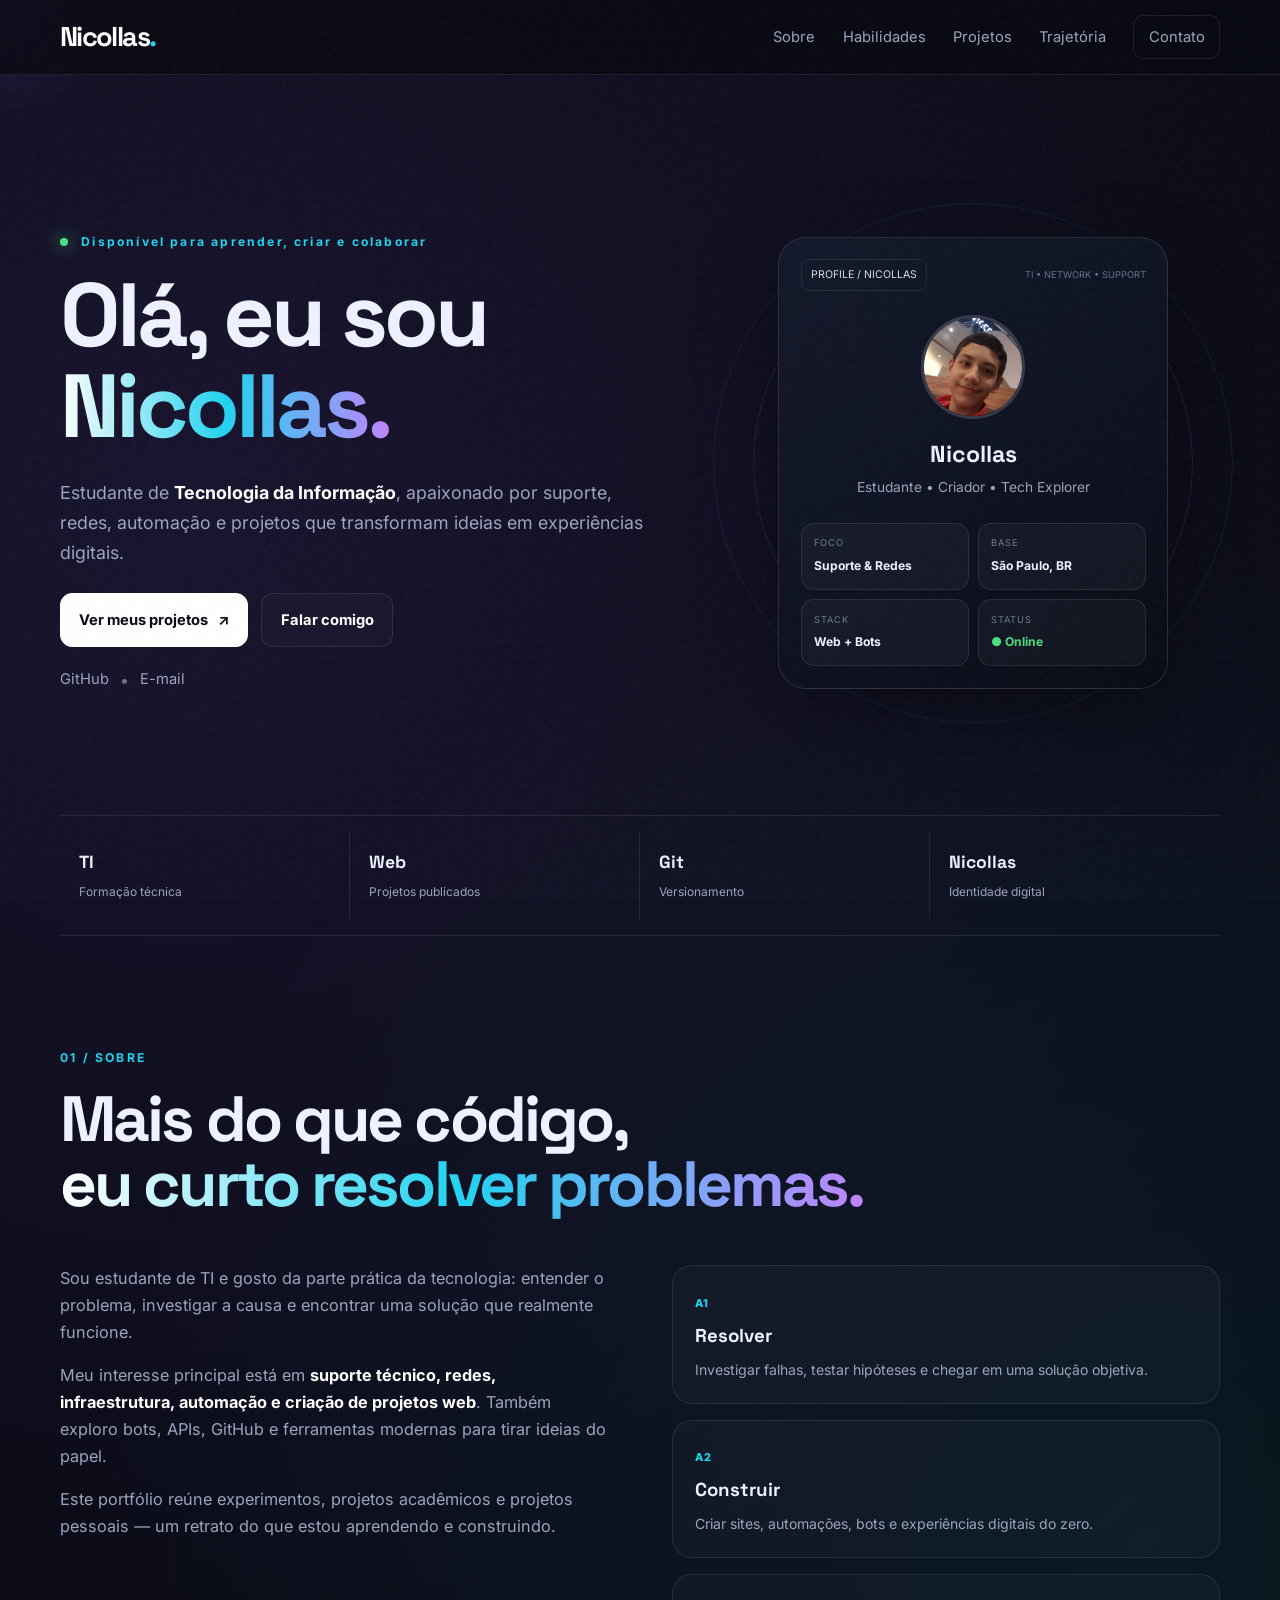
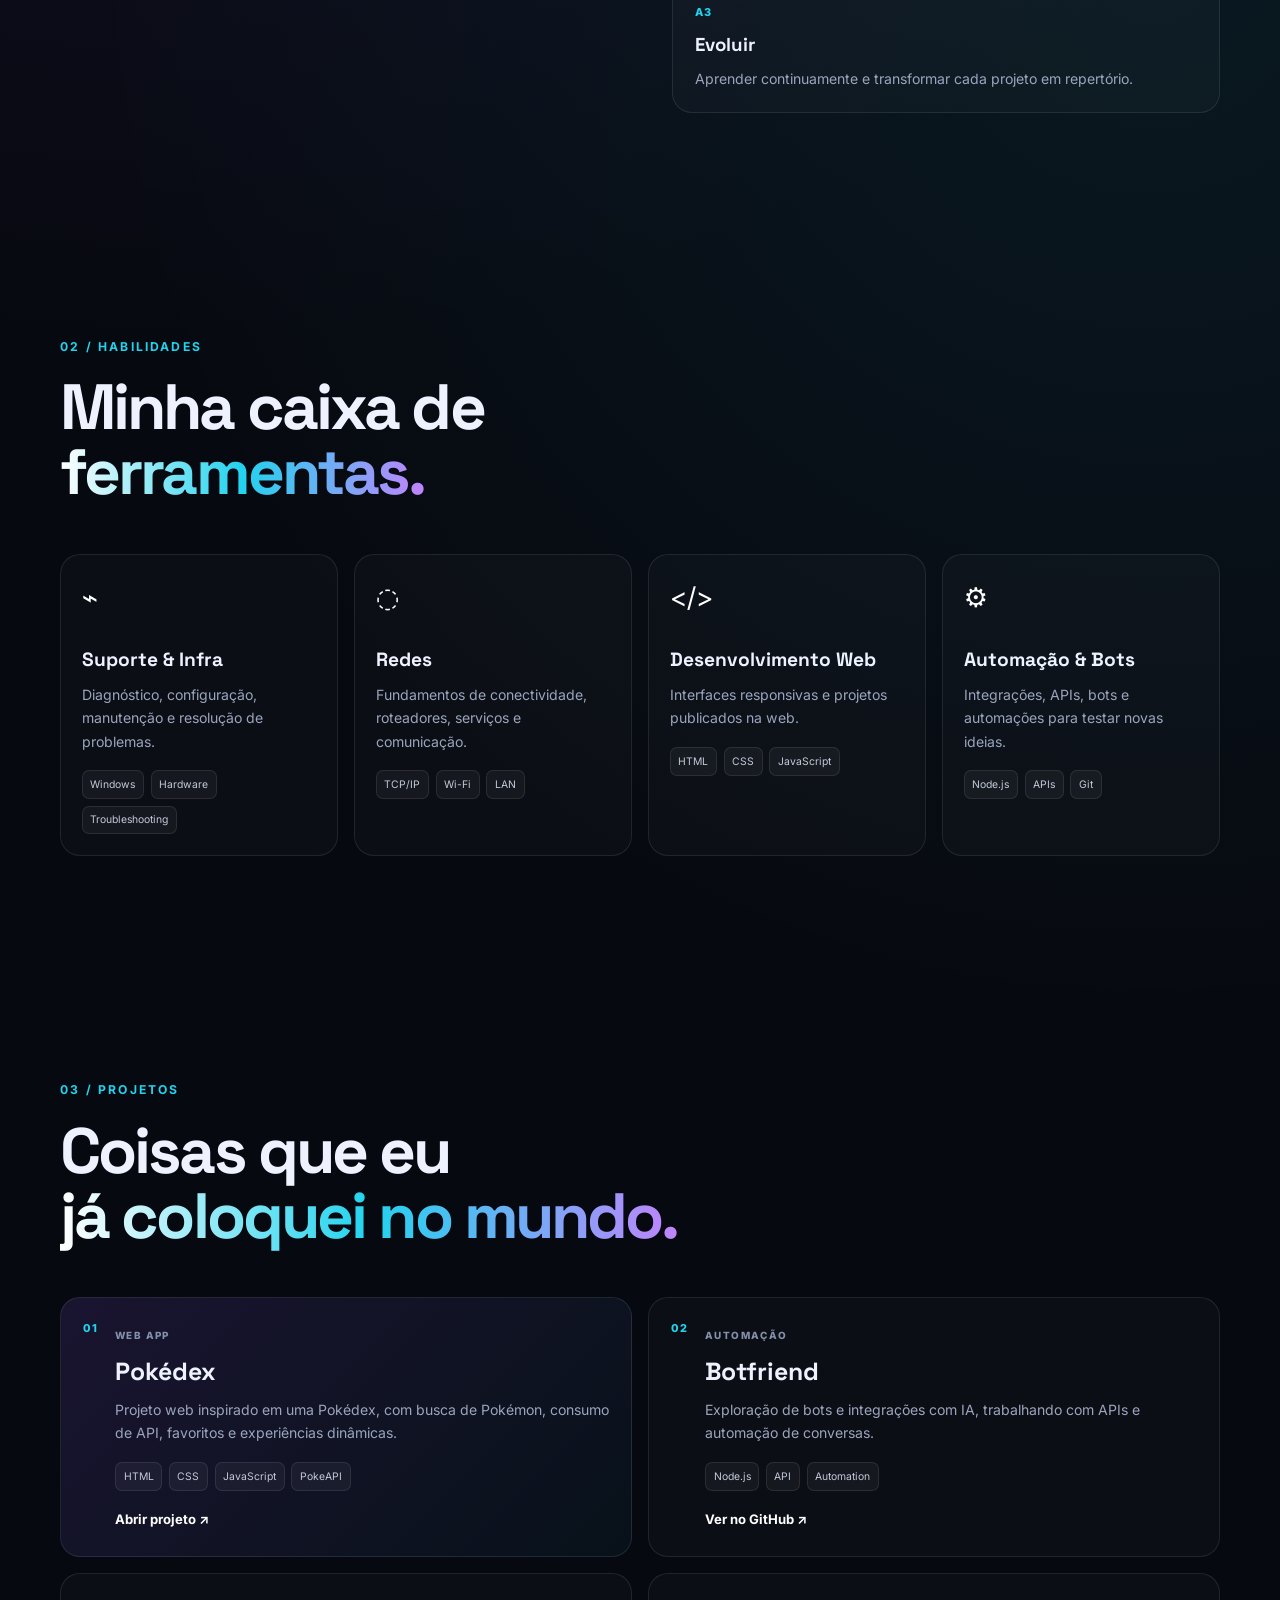
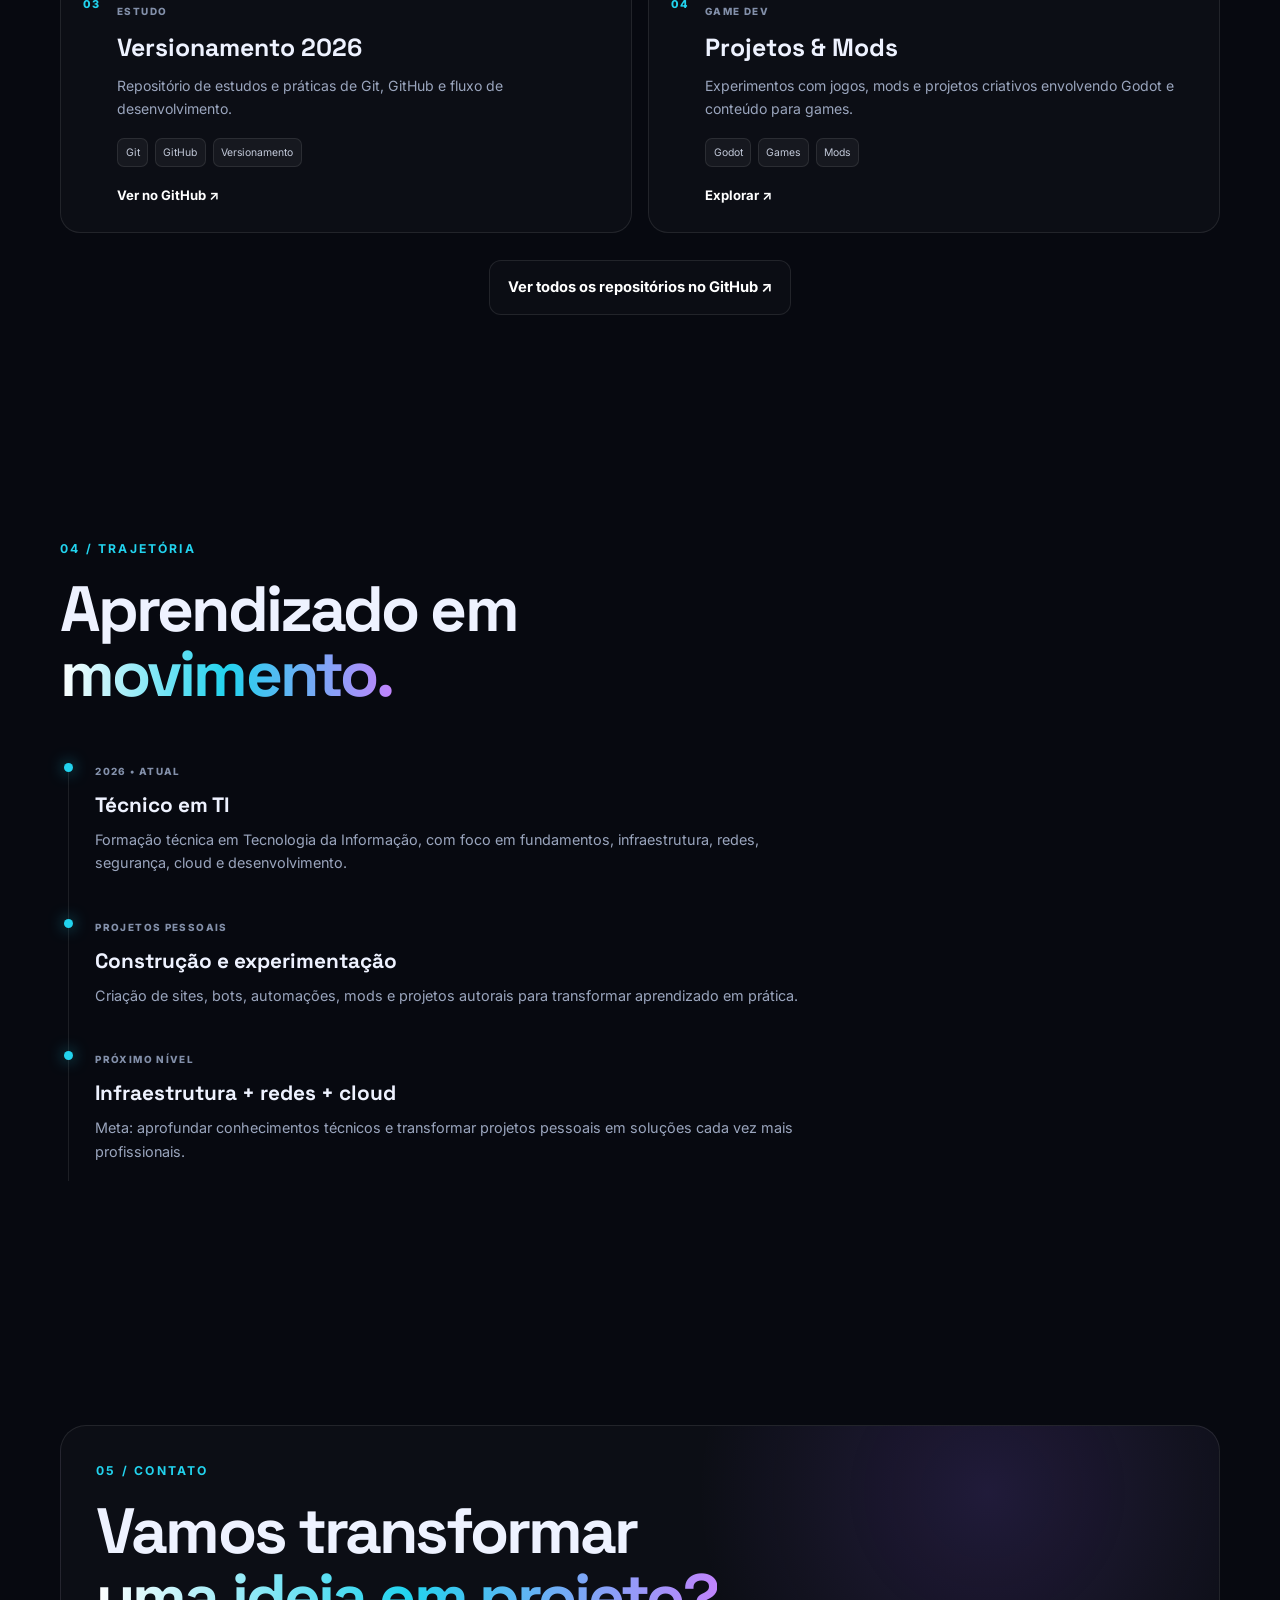
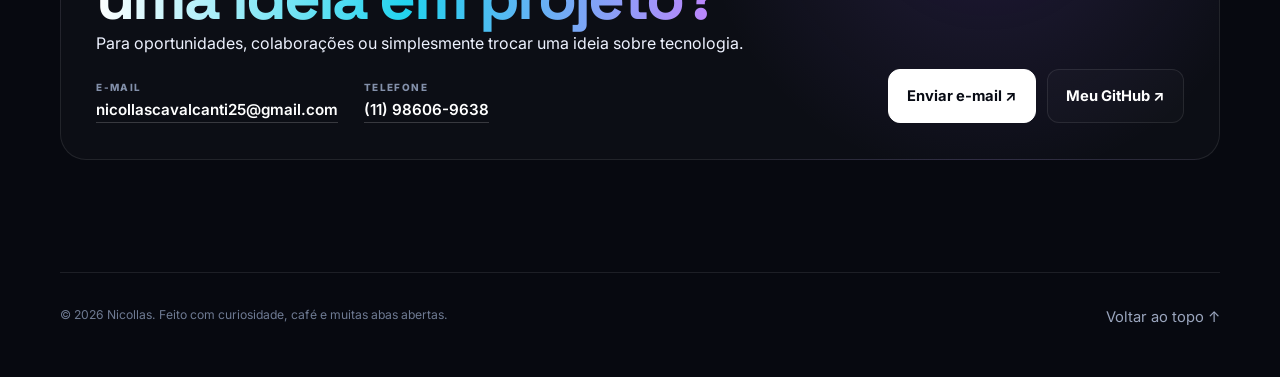
<file: index.html>
<!DOCTYPE html>
<html lang="pt-BR">
<head>
  <meta charset="UTF-8" />
  <meta name="viewport" content="width=device-width, initial-scale=1.0" />
  <meta name="description" content="Portfólio de Nicollas — estudante de TI, suporte, redes e tecnologia." />
  <meta name="author" content="Nicollas" />
  <meta name="theme-color" content="#080b14" />
  <meta property="og:title" content="Nicollas | Portfólio" />
  <meta property="og:description" content="Tecnologia, suporte, redes, automação e projetos pessoais." />
  <meta property="og:type" content="website" />
  <link rel="manifest" href="site.webmanifest" />
  <link rel="icon" href="assets/avatar-nicollas.jpg" />
  <link rel="preconnect" href="https://fonts.googleapis.com" />
  <link rel="preconnect" href="https://fonts.gstatic.com" crossorigin />
  <link href="https://fonts.googleapis.com/css2?family=Inter:wght@400;500;600;700;800&family=Space+Grotesk:wght@500;600;700&display=swap" rel="stylesheet" />
  <link rel="stylesheet" href="style.css" />
  <title>Nicollas | Portfólio</title>
</head>
<body>
  <div class="noise"></div>
  <div class="cursor-glow" aria-hidden="true"></div>

  <header class="site-header" id="inicio">
    <nav class="nav container" aria-label="Navegação principal">
      <a class="brand" href="#inicio" aria-label="Página inicial">Nicollas<span>.</span></a>
      <button class="nav-toggle" aria-label="Abrir menu" aria-expanded="false">☰</button>
      <div class="nav-links">
        <a href="#sobre">Sobre</a>
        <a href="#habilidades">Habilidades</a>
        <a href="#projetos">Projetos</a>
        <a href="#trajetoria">Trajetória</a>
        <a href="#contato" class="nav-cta">Contato</a>
      </div>
    </nav>
  </header>

  <main>
    <section class="hero container">
      <div class="hero-copy reveal">
        <p class="eyebrow"><span class="status-dot"></span> Disponível para aprender, criar e colaborar</p>
        <h1>Olá, eu sou<br /><span>Nicollas.</span></h1>
        <p class="hero-text">Estudante de <strong>Tecnologia da Informação</strong>, apaixonado por suporte, redes, automação e projetos que transformam ideias em experiências digitais.</p>
        <div class="hero-actions">
          <a class="button primary" href="#projetos">Ver meus projetos <span>↗</span></a>
          <a class="button ghost" href="#contato">Falar comigo</a>
        </div>
        <div class="quick-links" aria-label="Links rápidos">
          <a href="https://github.com/Sr-agente208" target="_blank" rel="noreferrer">GitHub</a>
          <span>•</span>
          <a href="mailto:nicollascavalcanti25@gmail.com">E-mail</a>
        </div>
      </div>

      <div class="hero-card reveal" aria-label="Cartão de perfil">
        <div class="orbit orbit-one"></div>
        <div class="orbit orbit-two"></div>
        <div class="profile-card">
          <div class="profile-top">
            <span class="chip">PROFILE / NICOLLAS</span>
            <span class="tiny">TI • NETWORK • SUPPORT</span>
          </div>
          <img class="avatar" src="assets/avatar-nicollas.jpg" onerror="this.onerror=null; this.src='https://github.com/Sr-agente208.png';" alt="Foto de Nicollas" />
          <h2>Nicollas</h2>
          <p>Estudante • Criador • Tech Explorer</p>
          <div class="profile-grid">
            <div><span>FOCO</span><strong>Suporte & Redes</strong></div>
            <div><span>BASE</span><strong>São Paulo, BR</strong></div>
            <div><span>STACK</span><strong>Web + Bots</strong></div>
            <div><span>STATUS</span><strong class="online">● Online</strong></div>
          </div>
        </div>
      </div>
    </section>

    <section class="stats container reveal" aria-label="Resumo profissional">
      <div class="stat"><strong>TI</strong><span>Formação técnica</span></div>
      <div class="stat"><strong>Web</strong><span>Projetos publicados</span></div>
      <div class="stat"><strong>Git</strong><span>Versionamento</span></div>
      <div class="stat"><strong>Nicollas</strong><span>Identidade digital</span></div>
    </section>

    <section class="section container" id="sobre">
      <div class="section-heading reveal">
        <p class="eyebrow">01 / SOBRE</p>
        <h2>Mais do que código,<br /><span>eu curto resolver problemas.</span></h2>
      </div>
      <div class="about-layout">
        <div class="about-text reveal">
          <p>Sou estudante de TI e gosto da parte prática da tecnologia: entender o problema, investigar a causa e encontrar uma solução que realmente funcione.</p>
          <p>Meu interesse principal está em <strong>suporte técnico, redes, infraestrutura, automação e criação de projetos web</strong>. Também exploro bots, APIs, GitHub e ferramentas modernas para tirar ideias do papel.</p>
          <p>Este portfólio reúne experimentos, projetos acadêmicos e projetos pessoais — um retrato do que estou aprendendo e construindo.</p>
        </div>
        <div class="about-panels reveal">
          <article class="glass-panel"><span class="panel-number">A1</span><h3>Resolver</h3><p>Investigar falhas, testar hipóteses e chegar em uma solução objetiva.</p></article>
          <article class="glass-panel"><span class="panel-number">A2</span><h3>Construir</h3><p>Criar sites, automações, bots e experiências digitais do zero.</p></article>
          <article class="glass-panel"><span class="panel-number">A3</span><h3>Evoluir</h3><p>Aprender continuamente e transformar cada projeto em repertório.</p></article>
        </div>
      </div>
    </section>

    <section class="section container" id="habilidades">
      <div class="section-heading reveal">
        <p class="eyebrow">02 / HABILIDADES</p>
        <h2>Minha caixa de<br /><span>ferramentas.</span></h2>
      </div>
      <div class="skills-grid reveal">
        <div class="skill-card"><span class="icon">⌁</span><h3>Suporte & Infra</h3><p>Diagnóstico, configuração, manutenção e resolução de problemas.</p><div class="tags"><span>Windows</span><span>Hardware</span><span>Troubleshooting</span></div></div>
        <div class="skill-card"><span class="icon">◌</span><h3>Redes</h3><p>Fundamentos de conectividade, roteadores, serviços e comunicação.</p><div class="tags"><span>TCP/IP</span><span>Wi-Fi</span><span>LAN</span></div></div>
        <div class="skill-card"><span class="icon">&lt;/&gt;</span><h3>Desenvolvimento Web</h3><p>Interfaces responsivas e projetos publicados na web.</p><div class="tags"><span>HTML</span><span>CSS</span><span>JavaScript</span></div></div>
        <div class="skill-card"><span class="icon">⚙</span><h3>Automação & Bots</h3><p>Integrações, APIs, bots e automações para testar novas ideias.</p><div class="tags"><span>Node.js</span><span>APIs</span><span>Git</span></div></div>
      </div>
    </section>

    <section class="section container" id="projetos">
      <div class="section-heading reveal">
        <p class="eyebrow">03 / PROJETOS</p>
        <h2>Coisas que eu<br /><span>já coloquei no mundo.</span></h2>
      </div>
      <div class="projects-grid">
        <article class="project-card featured reveal">
          <div class="project-index">01</div>
          <div class="project-body"><span class="project-type">WEB APP</span><h3>Pokédex</h3><p>Projeto web inspirado em uma Pokédex, com busca de Pokémon, consumo de API, favoritos e experiências dinâmicas.</p><div class="tags"><span>HTML</span><span>CSS</span><span>JavaScript</span><span>PokeAPI</span></div><a href="https://github.com/Sr-agente208/Pokemon_pokedex" target="_blank" rel="noreferrer">Abrir projeto ↗</a></div>
        </article>
        <article class="project-card reveal">
          <div class="project-index">02</div>
          <div class="project-body"><span class="project-type">AUTOMAÇÃO</span><h3>Botfriend</h3><p>Exploração de bots e integrações com IA, trabalhando com APIs e automação de conversas.</p><div class="tags"><span>Node.js</span><span>API</span><span>Automation</span></div><a href="https://github.com/Sr-agente208/Botfriend" target="_blank" rel="noreferrer">Ver no GitHub ↗</a></div>
        </article>
        <article class="project-card reveal">
          <div class="project-index">03</div>
          <div class="project-body"><span class="project-type">ESTUDO</span><h3>Versionamento 2026</h3><p>Repositório de estudos e práticas de Git, GitHub e fluxo de desenvolvimento.</p><div class="tags"><span>Git</span><span>GitHub</span><span>Versionamento</span></div><a href="https://github.com/Sr-agente208/Versionamento_2026" target="_blank" rel="noreferrer">Ver no GitHub ↗</a></div>
        </article>
        <article class="project-card reveal">
          <div class="project-index">04</div>
          <div class="project-body"><span class="project-type">GAME DEV</span><h3>Projetos & Mods</h3><p>Experimentos com jogos, mods e projetos criativos envolvendo Godot e conteúdo para games.</p><div class="tags"><span>Godot</span><span>Games</span><span>Mods</span></div><a href="https://github.com/Sr-agente208/Meus-jogos-" target="_blank" rel="noreferrer">Explorar ↗</a></div>
        </article>
      </div>
      <div class="center-action reveal"><a class="button ghost" href="https://github.com/Sr-agente208?tab=repositories" target="_blank" rel="noreferrer">Ver todos os repositórios no GitHub ↗</a></div>
    </section>

    <section class="section container timeline-section" id="trajetoria">
      <div class="section-heading reveal">
        <p class="eyebrow">04 / TRAJETÓRIA</p>
        <h2>Aprendizado em<br /><span>movimento.</span></h2>
      </div>
      <div class="timeline">
        <div class="timeline-item reveal"><span class="timeline-dot"></span><div><span class="timeline-meta">2026 • ATUAL</span><h3>Técnico em TI</h3><p>Formação técnica em Tecnologia da Informação, com foco em fundamentos, infraestrutura, redes, segurança, cloud e desenvolvimento.</p></div></div>
        <div class="timeline-item reveal"><span class="timeline-dot"></span><div><span class="timeline-meta">PROJETOS PESSOAIS</span><h3>Construção e experimentação</h3><p>Criação de sites, bots, automações, mods e projetos autorais para transformar aprendizado em prática.</p></div></div>
        <div class="timeline-item reveal"><span class="timeline-dot"></span><div><span class="timeline-meta">PRÓXIMO NÍVEL</span><h3>Infraestrutura + redes + cloud</h3><p>Meta: aprofundar conhecimentos técnicos e transformar projetos pessoais em soluções cada vez mais profissionais.</p></div></div>
      </div>
    </section>

    <section class="section container" id="contato">
      <div class="contact-card reveal">
        <div><p class="eyebrow">05 / CONTATO</p><h2>Vamos transformar<br /><span>uma ideia em projeto?</span></h2><p>Para oportunidades, colaborações ou simplesmente trocar uma ideia sobre tecnologia.</p><ul class="contact-list"><li><span class="contact-label">E-mail</span><a href="mailto:nicollascavalcanti25@gmail.com">nicollascavalcanti25@gmail.com</a></li><li><span class="contact-label">Telefone</span><a href="tel:+5511986069638">(11) 98606-9638</a></li></ul></div>
        <div class="contact-actions"><a class="button primary" href="mailto:nicollascavalcanti25@gmail.com">Enviar e-mail ↗</a><a class="button ghost" href="https://github.com/Sr-agente208" target="_blank" rel="noreferrer">Meu GitHub ↗</a></div>
      </div>
    </section>
  </main>

  <footer class="footer container">
    <p>© <span id="year"></span> Nicollas. Feito com curiosidade, café e muitas abas abertas.</p>
    <div><a href="#inicio">Voltar ao topo ↑</a></div>
  </footer>

  <script src="script.js"></script>
</body>
</html>
</file>
<file: style.css>
:root{--bg:#070910;--panel:#0d111d;--panel-2:#111729;--text:#eef2ff;--muted:#9aa5bd;--line:rgba(255,255,255,.09);--accent:#8b5cf6;--accent-2:#22d3ee;--max:1160px}*{box-sizing:border-box;margin:0;padding:0}html{scroll-behavior:smooth}body{font-family:Inter,system-ui,sans-serif;background:radial-gradient(circle at 15% 10%,rgba(139,92,246,.13),transparent 30%),radial-gradient(circle at 90% 30%,rgba(34,211,238,.08),transparent 28%),var(--bg);color:var(--text);line-height:1.65;overflow-x:hidden}.noise{position:fixed;inset:0;pointer-events:none;opacity:.035;background-image:url("data:image/svg+xml,%3Csvg viewBox='0 0 180 180' xmlns='http://www.w3.org/2000/svg'%3E%3Cfilter id='n'%3E%3CfeTurbulence type='fractalNoise' baseFrequency='.9' numOctaves='4' stitchTiles='stitch'/%3E%3C/filter%3E%3Crect width='100%25' height='100%25' filter='url(%23n)' opacity='.8'/%3E%3C/svg%3E");z-index:20}.cursor-glow{position:fixed;width:260px;height:260px;border-radius:50%;background:radial-gradient(circle,rgba(139,92,246,.14),transparent 68%);transform:translate(-50%,-50%);pointer-events:none;z-index:0}.container{width:min(var(--max),92%);margin:auto}.site-header{position:sticky;top:0;z-index:15;background:rgba(7,9,16,.72);backdrop-filter:blur(18px);border-bottom:1px solid var(--line)}.nav{min-height:74px;display:flex;align-items:center;justify-content:space-between}.brand{font-family:'Space Grotesk';font-size:1.7rem;font-weight:700;color:#fff;text-decoration:none;letter-spacing:-.06em}.brand span{color:var(--accent-2)}.nav-links{display:flex;align-items:center;gap:1.7rem}.nav-links a,.quick-links a,.footer a{color:var(--muted);text-decoration:none;font-size:.92rem;transition:.25s}.nav-links a:hover,.quick-links a:hover,.footer a:hover{color:#fff}.nav-cta{padding:.55rem .9rem;border:1px solid var(--line);border-radius:10px}.nav-toggle{display:none;background:none;border:0;color:#fff;font-size:1.5rem}.hero{min-height:740px;display:grid;grid-template-columns:1.1fr .9fr;align-items:center;gap:4rem;padding:6.2rem 0 4rem;position:relative}.hero-copy{max-width:680px}.eyebrow{font-size:.76rem;letter-spacing:.18em;color:var(--accent-2);font-weight:700;margin-bottom:1.15rem}.status-dot{display:inline-block;width:8px;height:8px;border-radius:50%;background:#4ade80;box-shadow:0 0 16px #4ade80;margin-right:8px}.hero h1,.section-heading h2,.contact-card h2{font-family:'Space Grotesk',sans-serif;letter-spacing:-.045em;line-height:1.02}.hero h1{font-size:clamp(3.1rem,7vw,6.5rem)}.hero h1 span,.section-heading h2 span,.contact-card h2 span{background:linear-gradient(90deg,#fff,var(--accent-2),#c084fc);-webkit-background-clip:text;background-clip:text;color:transparent}.hero-text{font-size:1.12rem;color:var(--muted);max-width:650px;margin:1.6rem 0}.hero-text strong{color:#fff}.hero-actions{display:flex;gap:.8rem;flex-wrap:wrap}.button{display:inline-flex;align-items:center;justify-content:center;gap:.6rem;padding:.88rem 1.15rem;border-radius:12px;text-decoration:none;font-weight:700;font-size:.92rem;border:1px solid var(--line);transition:.25s}.button:hover{transform:translateY(-2px)}.button.primary{background:#fff;color:#080b14;border-color:#fff}.button.ghost{color:#fff;background:rgba(255,255,255,.02)}.quick-links{display:flex;gap:.7rem;margin-top:1.25rem;color:#68748d}.hero-card{display:flex;justify-content:center;align-items:center;min-height:500px;position:relative}.profile-card{width:min(390px,100%);padding:1.35rem;border:1px solid rgba(255,255,255,.12);border-radius:28px;background:linear-gradient(145deg,rgba(20,26,44,.95),rgba(9,12,22,.9));box-shadow:0 30px 80px rgba(0,0,0,.35);position:relative;z-index:2}.profile-top{display:flex;justify-content:space-between;gap:1rem;align-items:center;margin-bottom:1.5rem}.chip{font-size:.66rem;padding:.38rem .55rem;border-radius:8px;border:1px solid var(--line);color:#d7dded}.tiny{font-size:.58rem;color:#677189}.avatar{width:104px;height:104px;border-radius:50%;display:block;border:3px solid rgba(255,255,255,.16);margin:0 auto 1rem;object-fit:cover}.profile-card h2{text-align:center;font-family:'Space Grotesk';font-size:1.45rem}.profile-card>p{text-align:center;color:var(--muted);font-size:.86rem;margin-top:.2rem}.profile-grid{display:grid;grid-template-columns:1fr 1fr;gap:.6rem;margin-top:1.5rem}.profile-grid div{padding:.72rem;border-radius:13px;background:rgba(255,255,255,.035);border:1px solid var(--line)}.profile-grid span{display:block;font-size:.58rem;letter-spacing:.12em;color:#707d98}.profile-grid strong{font-size:.76rem}.online{color:#4ade80}.orbit{position:absolute;border:1px solid rgba(139,92,246,.2);border-radius:50%;animation:spin 16s linear infinite}.orbit-one{width:440px;height:440px}.orbit-two{width:520px;height:520px;border-color:rgba(34,211,238,.1);animation-duration:24s;animation-direction:reverse}@keyframes spin{to{transform:rotate(360deg)}}.stats{display:grid;grid-template-columns:repeat(4,1fr);border-top:1px solid var(--line);border-bottom:1px solid var(--line);padding:1rem 0}.stat{padding:1rem 1.2rem;border-right:1px solid var(--line)}.stat:last-child{border-right:0}.stat strong{display:block;font-family:'Space Grotesk';font-size:1.1rem}.stat span{font-size:.75rem;color:var(--muted)}.section{padding:7rem 0}.section-heading{margin-bottom:3rem}.section-heading h2,.contact-card h2{font-size:clamp(2.3rem,5vw,4rem)}.about-layout{display:grid;grid-template-columns:1fr 1fr;gap:4rem}.about-text p{color:var(--muted);font-size:1.02rem;margin-bottom:1rem}.about-text strong{color:#fff}.about-panels{display:grid;gap:1rem}.glass-panel,.skill-card,.project-card{border:1px solid var(--line);background:rgba(255,255,255,.025);border-radius:20px}.glass-panel{padding:1.35rem}.panel-number,.project-index{color:var(--accent-2);font-size:.68rem;letter-spacing:.16em;font-weight:800}.glass-panel h3{font-family:'Space Grotesk';margin:.4rem 0}.glass-panel p,.skill-card p,.project-card p{color:var(--muted);font-size:.88rem}.skills-grid{display:grid;grid-template-columns:repeat(4,1fr);gap:1rem}.skill-card{padding:1.3rem;min-height:245px}.icon{font-size:1.7rem;color:#fff;display:block;margin-bottom:1.5rem}.skill-card h3,.project-card h3{font-family:'Space Grotesk';font-size:1.2rem;margin-bottom:.45rem}.tags{display:flex;gap:.4rem;flex-wrap:wrap;margin-top:1.1rem}.tags span{font-size:.65rem;color:#c2c9d9;background:rgba(255,255,255,.045);border:1px solid var(--line);padding:.3rem .48rem;border-radius:7px}.projects-grid{display:grid;grid-template-columns:repeat(2,1fr);gap:1rem}.project-card{padding:1.35rem;display:flex;gap:1rem;min-height:260px;transition:.25s}.project-card:hover{transform:translateY(-4px);border-color:rgba(255,255,255,.18)}.project-card.featured{background:linear-gradient(135deg,rgba(139,92,246,.14),rgba(34,211,238,.045))}.project-body{flex:1}.project-type,.timeline-meta{font-size:.62rem;color:#8390aa;letter-spacing:.14em;font-weight:800}.project-card h3{font-size:1.55rem;margin:.35rem 0}.project-card a{display:inline-block;margin-top:1.1rem;color:#fff;text-decoration:none;font-size:.82rem;font-weight:700}.center-action{display:flex;justify-content:center;margin-top:1.7rem}.timeline{position:relative;max-width:820px}.timeline:before{content:'';position:absolute;left:8px;top:10px;bottom:20px;width:1px;background:var(--line)}.timeline-item{position:relative;padding:0 0 2.3rem 2.2rem}.timeline-dot{position:absolute;left:4px;top:7px;width:9px;height:9px;border-radius:50%;background:var(--accent-2);box-shadow:0 0 15px rgba(34,211,238,.65)}.timeline-item h3{font-family:'Space Grotesk';font-size:1.3rem;margin:.35rem 0}.timeline-item p{color:var(--muted);font-size:.9rem;max-width:720px}.contact-card{display:grid;grid-template-columns:1fr auto;gap:2rem;align-items:end;border:1px solid var(--line);border-radius:26px;padding:2.2rem;background:radial-gradient(circle at 80% 20%,rgba(139,92,246,.16),transparent 30%),rgba(255,255,255,.025)}.contact-card>div:first-child p:last-child{color:var(--muted);max-width:600px;margin-top:1rem}.contact-actions{display:flex;gap:.7rem;flex-wrap:wrap}.footer{display:flex;justify-content:space-between;gap:1rem;padding:2rem 0 3rem;border-top:1px solid var(--line);color:#6e7a92;font-size:.76rem}.reveal{opacity:0;transform:translateY(16px);transition:opacity .7s ease,transform .7s ease}.reveal.visible{opacity:1;transform:none}@media(max-width:900px){.hero{grid-template-columns:1fr;gap:2rem;padding-top:4rem}.hero-card{min-height:390px}.skills-grid{grid-template-columns:1fr 1fr}.about-layout{grid-template-columns:1fr}.contact-card{grid-template-columns:1fr}.stats{grid-template-columns:1fr 1fr}.stat:nth-child(2){border-right:0}.projects-grid{grid-template-columns:1fr}}@media(max-width:700px){.nav-links{display:none;position:absolute;left:4%;right:4%;top:70px;padding:1rem;border:1px solid var(--line);border-radius:16px;background:rgba(10,13,23,.98);flex-direction:column;align-items:stretch}.nav-links.open{display:flex}.nav-toggle{display:block}.hero h1{font-size:3.25rem}.orbit-one{width:340px;height:340px}.orbit-two{width:400px;height:400px}.skills-grid,.projects-grid{grid-template-columns:1fr}.section{padding:5rem 0}.footer{flex-direction:column}.contact-card h2{font-size:2.4rem}}.contact-list{list-style:none;margin-top:1.4rem;display:flex;gap:1.6rem;flex-wrap:wrap}.contact-list li{display:flex;flex-direction:column;gap:.15rem}.contact-label{font-size:.62rem;letter-spacing:.14em;text-transform:uppercase;color:#8390aa;font-weight:800}.contact-list a{color:#fff;text-decoration:none;font-weight:600;font-size:.95rem;border-bottom:1px solid rgba(255,255,255,.18);transition:.25s}.contact-list a:hover{color:var(--accent-2);border-color:var(--accent-2)}
</file>
